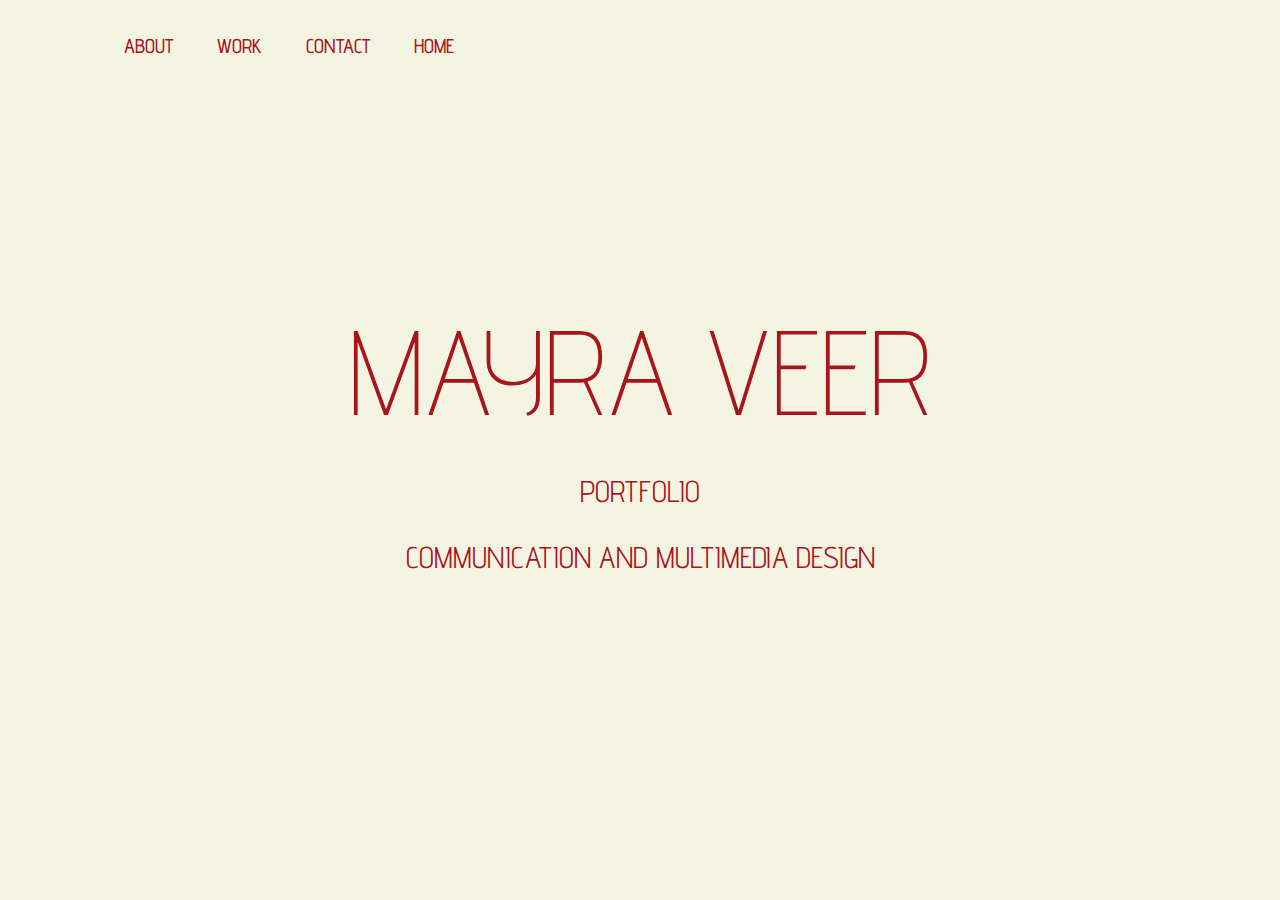
<file: index.html>
<!DOCTYPE html>
<html lang="nl">
<head>
    <meta charset="UTF-8">
    <meta name="viewport" content="width=device-width, initial-scale=1.0">
    <title>Portfolio Mayra</title>
    <link rel="stylesheet" href="style.css">
    <link rel="preconnect" href="https://fonts.googleapis.com">
    <link rel="preconnect" href="https://fonts.gstatic.com" crossorigin>
    <link href="https://fonts.googleapis.com/css2?family=Advent+Pro:ital,wght@0,100..900;1,100..900&family=Luckiest+Guy&family=Madimi+One&family=Press+Start+2P&family=Silkscreen:wght@400;700&display=swap" rel="stylesheet">
</head>

<body>
    <header>
        <nav>
            <ul>
             <li><a href="about.html">ABOUT</a></li>
             <li><a href="work.html">WORK</a></li>
             <li><a href="contact.html">CONTACT</a></li>
             <li><a  href="index.html">HOME</a></li>
            </ul> 
         </nav>
    </header>

    <main>
        <h1>MAYRA VEER</h1>
        <p class="cmd">PORTFOLIO</p>
        <p class="cmd">COMMUNICATION AND MULTIMEDIA DESIGN</p>
    </main>

    <footer>

    </footer>
    
</body>

</html>
</file>
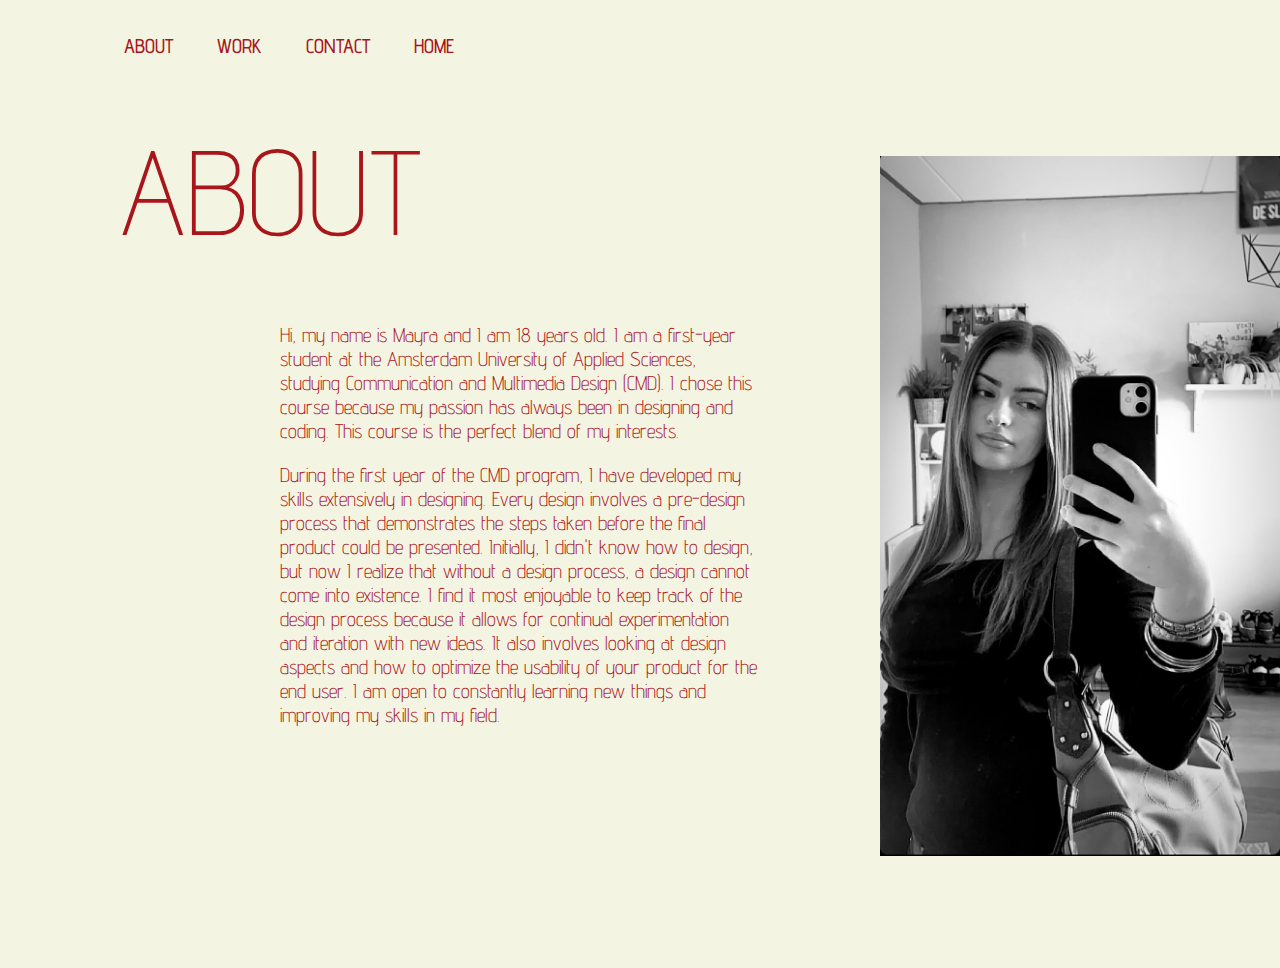
<file: about.html>
<!DOCTYPE html>
<html lang="nl">
<head>
    <meta charset="UTF-8">
    <meta name="viewport" content="width=device-width, initial-scale=1.0">
    <title>About</title>
    <link rel="stylesheet" href="style.css">
    <link rel="preconnect" href="https://fonts.googleapis.com">
    <link rel="preconnect" href="https://fonts.gstatic.com" crossorigin>
    <link href="https://fonts.googleapis.com/css2?family=Advent+Pro:ital,wght@0,100..900;1,100..900&family=Luckiest+Guy&family=Madimi+One&family=Press+Start+2P&family=Silkscreen:wght@400;700&display=swap" rel="stylesheet">
</head>
<body>
    <header>

        <nav>
            <ul>
             <li><a href="about.html">ABOUT</a></li>
             <li><a href="work.html">WORK</a></li>
             <li><a href="contact.html">CONTACT</a></li>
             <li><a  href="index.html">HOME</a></li>
            </ul> 
         </nav>

       <img class="aboutfoto" src="images/mayra.jpg" alt="foto van meisje">
       <h1 class="headerabout">ABOUT</h1>

    </header>

    <main>

    <div class="aboutp">
        <p>Hi, my name is Mayra and I am 18 years old. I am a first-year student at the Amsterdam University of Applied Sciences, studying Communication and Multimedia Design (CMD). I chose this course because my passion has always been in designing and coding. This course is the perfect blend of my interests.</p>
        <p>During the first year of the CMD program, I have developed my skills extensively in designing. Every design involves a pre-design process that demonstrates the steps taken before the final product could be presented. Initially, I didn't know how to design, but now I realize that without a design process, a design cannot come into existence. I find it most enjoyable to keep track of the design process because it allows for continual experimentation and iteration with new ideas. It also involves looking at design aspects and how to optimize the usability of your product for the end user. I am open to constantly learning new things and improving my skills in my field.</p>
    </div>             
                    
    </main>
    
</body>
</html>
</file>
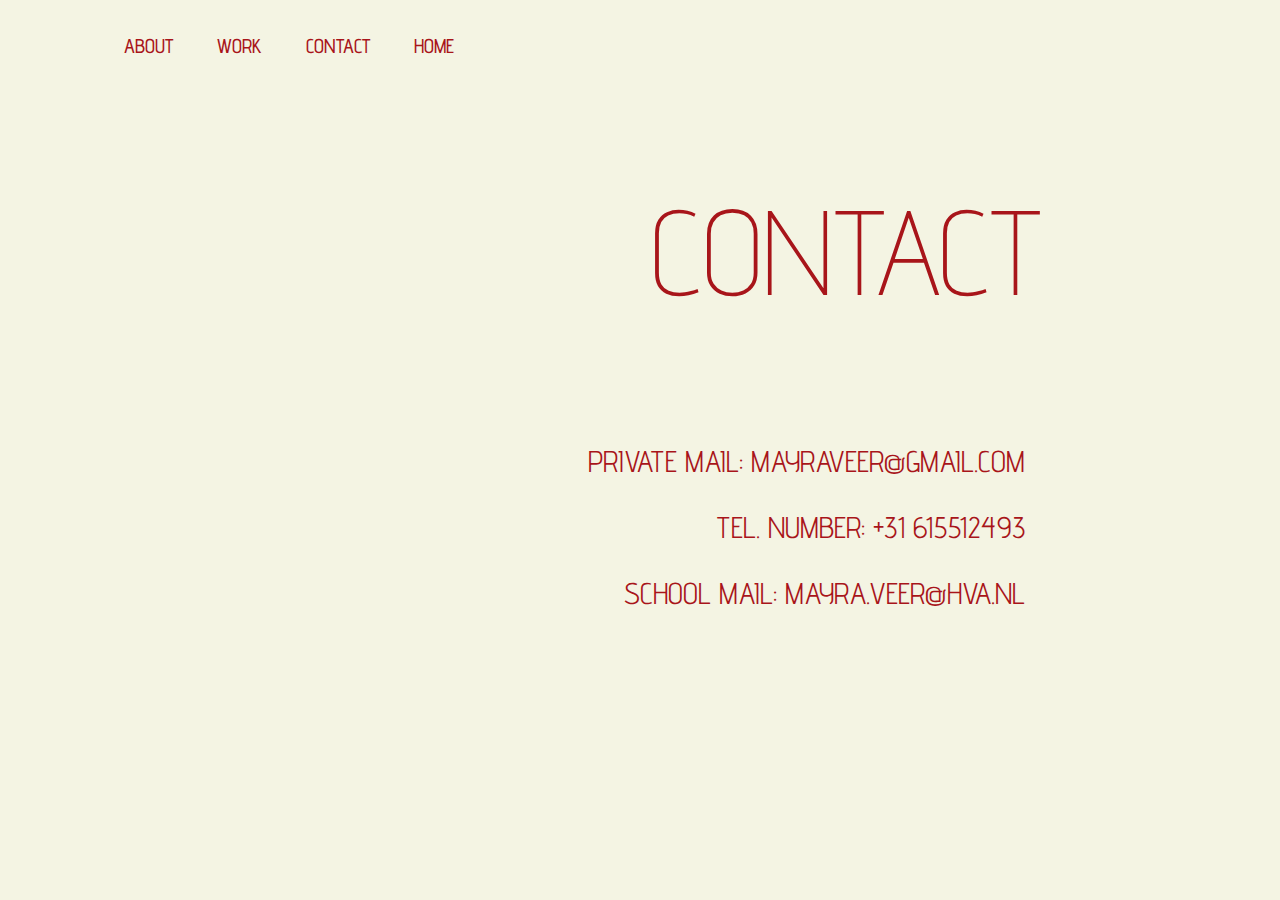
<file: contact.html>
<!DOCTYPE html>
<html lang="nl">
<head>
    <meta charset="UTF-8">
    <meta name="viewport" content="width=device-width, initial-scale=1.0">
    <title>Contact</title>
    <link rel="stylesheet" href="style.css">
    <link rel="preconnect" href="https://fonts.googleapis.com">
    <link rel="preconnect" href="https://fonts.gstatic.com" crossorigin>
    <link href="https://fonts.googleapis.com/css2?family=Advent+Pro:ital,wght@0,100..900;1,100..900&family=Luckiest+Guy&family=Madimi+One&family=Press+Start+2P&family=Silkscreen:wght@400;700&display=swap" rel="stylesheet">
</head>

<body>
    <header>
        <nav>
            <ul>
             <li><a href="about.html">ABOUT</a></li>
             <li><a href="work.html">WORK</a></li>
             <li><a href="contact.html">CONTACT</a></li>
             <li><a  href="index.html">HOME</a></li>
            </ul> 
         </nav>
       <h1 class="headercontact">CONTACT</h1>
    </header>

    <main>

    <div class="contactp">
        <p>PRIVATE MAIL: MAYRAVEER@GMAIL.COM</p>
        <p>TEL. NUMBER: +31 615512493</p>
        <p>SCHOOL MAIL: MAYRA.VEER@HVA.NL</p>
    </div>

    </main>
    
</body>
</html>
</file>
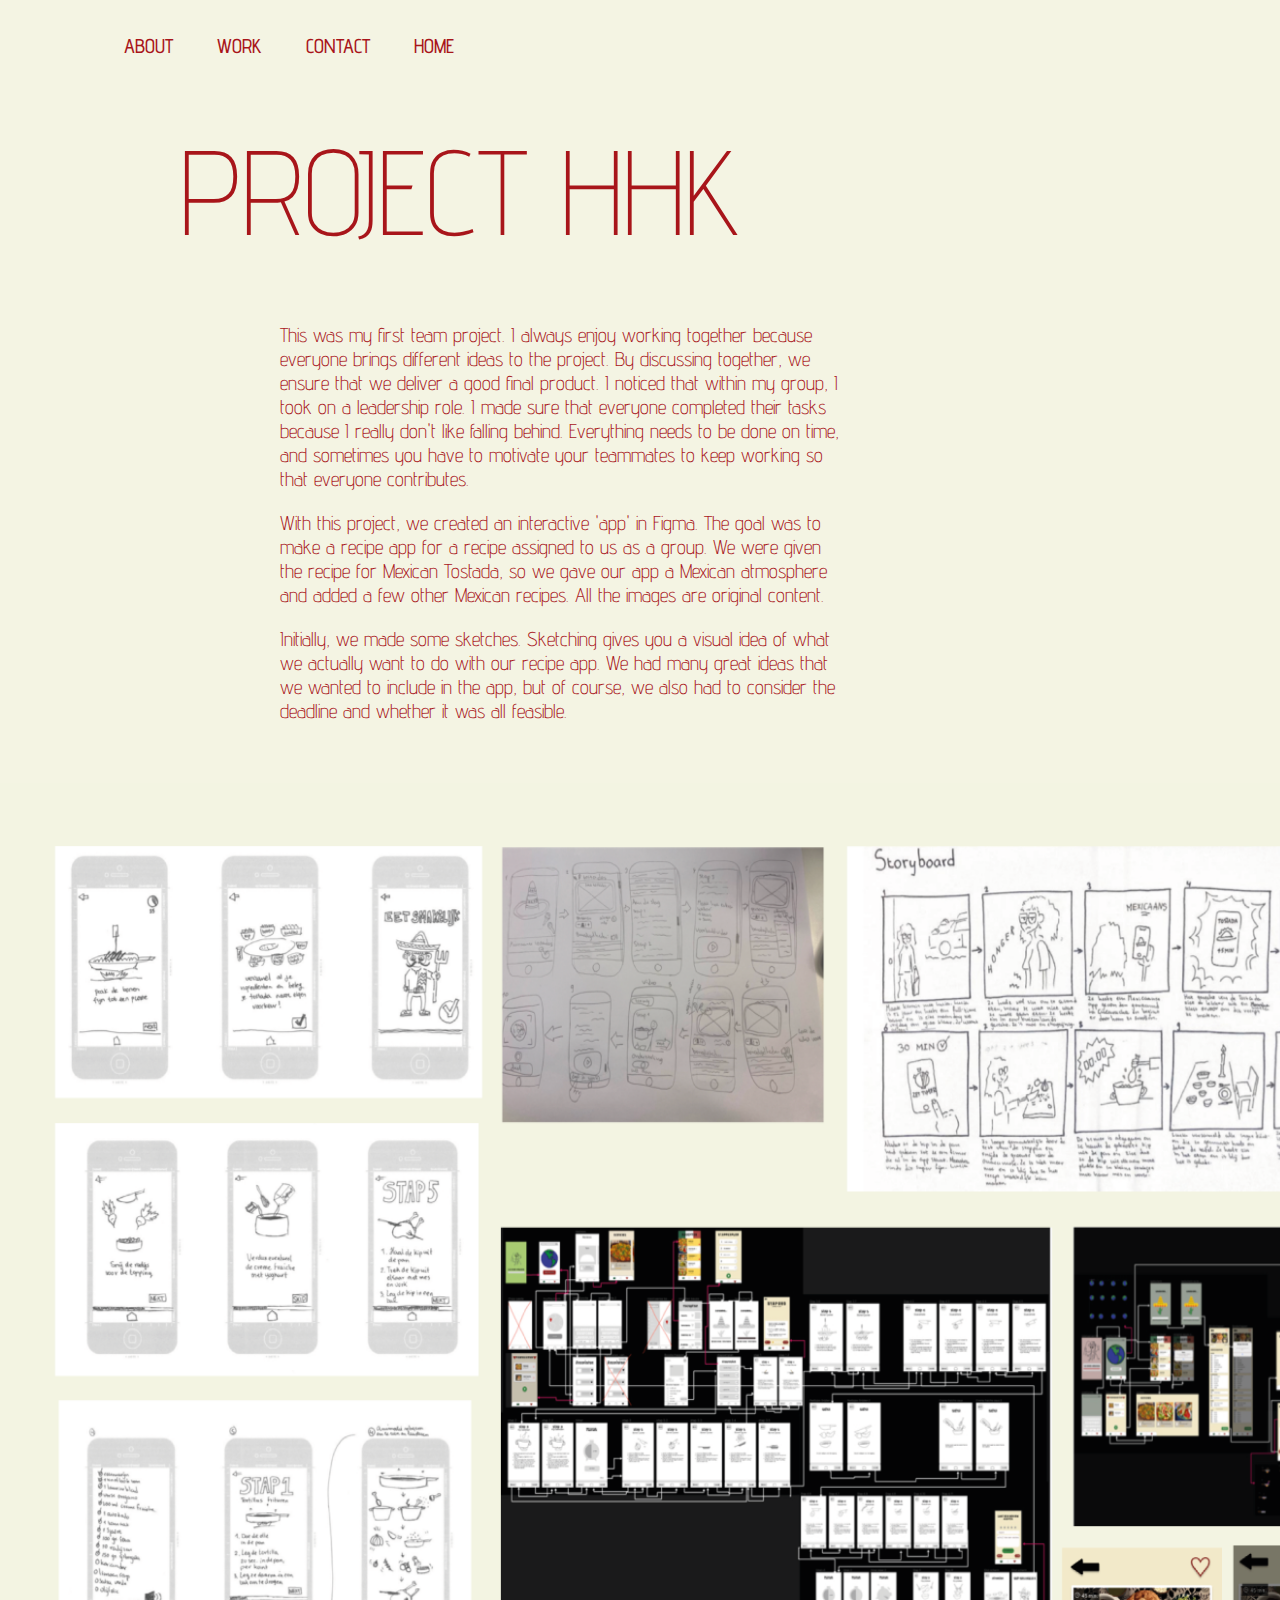
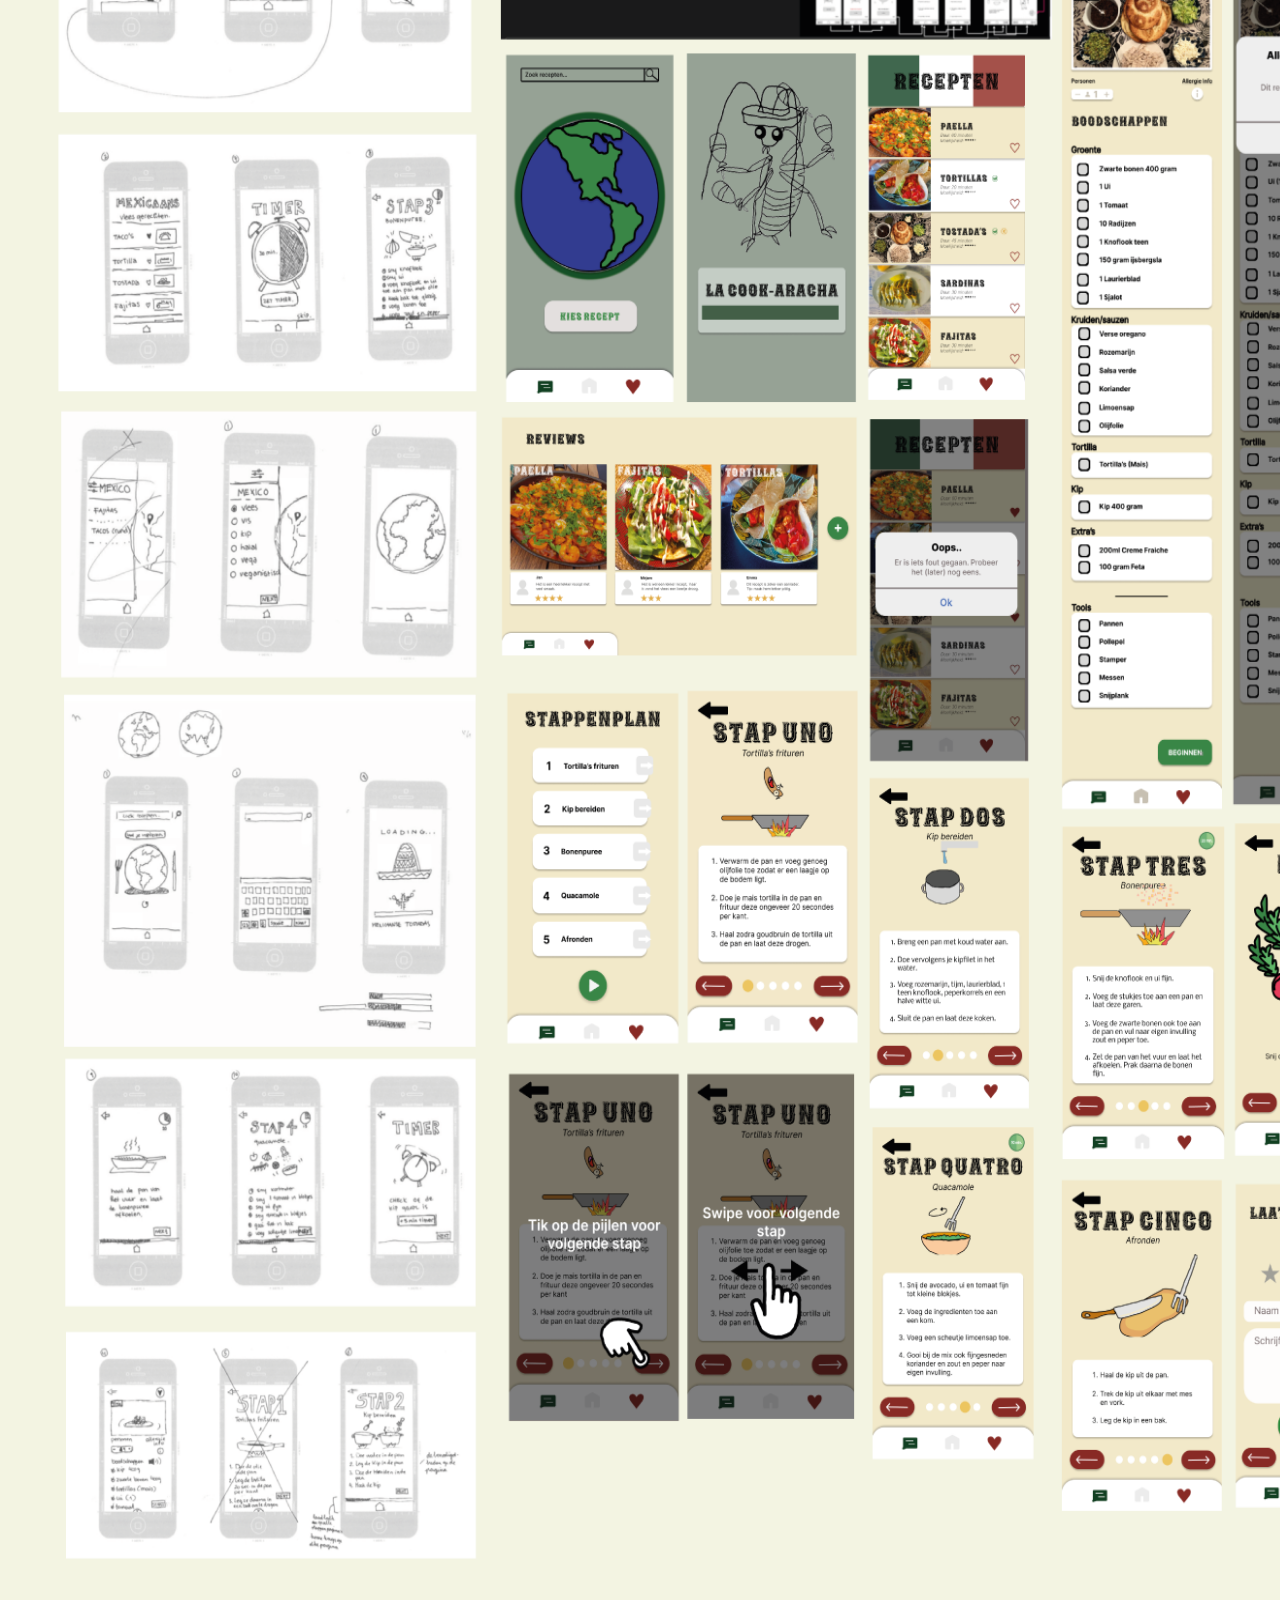
<file: heelhollandkookt.html>
<!DOCTYPE html>
<html lang="nl">
<head>
  <meta charset="UTF-8">
  <meta name="viewport" content="width=device-width, initial-scale=1.0">
  <title>Eigen werk</title>
  <link rel="stylesheet" href="style.css">
  <link rel="preconnect" href="https://fonts.googleapis.com">
  <link rel="preconnect" href="https://fonts.gstatic.com" crossorigin>
  <link href="https://fonts.googleapis.com/css2?family=Advent+Pro:ital,wght@0,100..900;1,100..900&family=Luckiest+Guy&family=Madimi+One&family=Press+Start+2P&family=Silkscreen:wght@400;700&display=swap" rel="stylesheet">
</head>

<body>

    <header>

        <nav>
            <ul>
             <li><a href="about.html">ABOUT</a></li>
             <li><a href="work.html">WORK</a></li>
             <li><a href="contact.html">CONTACT</a></li>
             <li><a  href="index.html">HOME</a></li>
            </ul> 
         </nav>
         
         <h1 class="headerwork">PROJECT HHK</h1>   
         
    </header> 

    <main>
    <div class="hhkp">
        <p>This was my first team project. I always enjoy working together because everyone brings different ideas to the project. By discussing together, we ensure that we deliver a good final product. I noticed that within my group, I took on a leadership role. I made sure that everyone completed their tasks because I really don't like falling behind. Everything needs to be done on time, and sometimes you have to motivate your teammates to keep working so that everyone contributes.</p>
        <p>With this project, we created an interactive 'app' in Figma. The goal was to make a recipe app for a recipe assigned to us as a group. We were given the recipe for Mexican Tostada, so we gave our app a Mexican atmosphere and added a few other Mexican recipes. All the images are original content.</p>
        <p>Initially, we made some sketches. Sketching gives you a visual idea of what we actually want to do with our recipe app. We had many great ideas that we wanted to include in the app, but of course, we also had to consider the deadline and whether it was all feasible.</p>
    </div>

    <img class="moodboard" src="images/moodboardhhk.png" alt="Pictures of a process that shows a recipe app"
    </main>
    
</body>
</html>
</file>
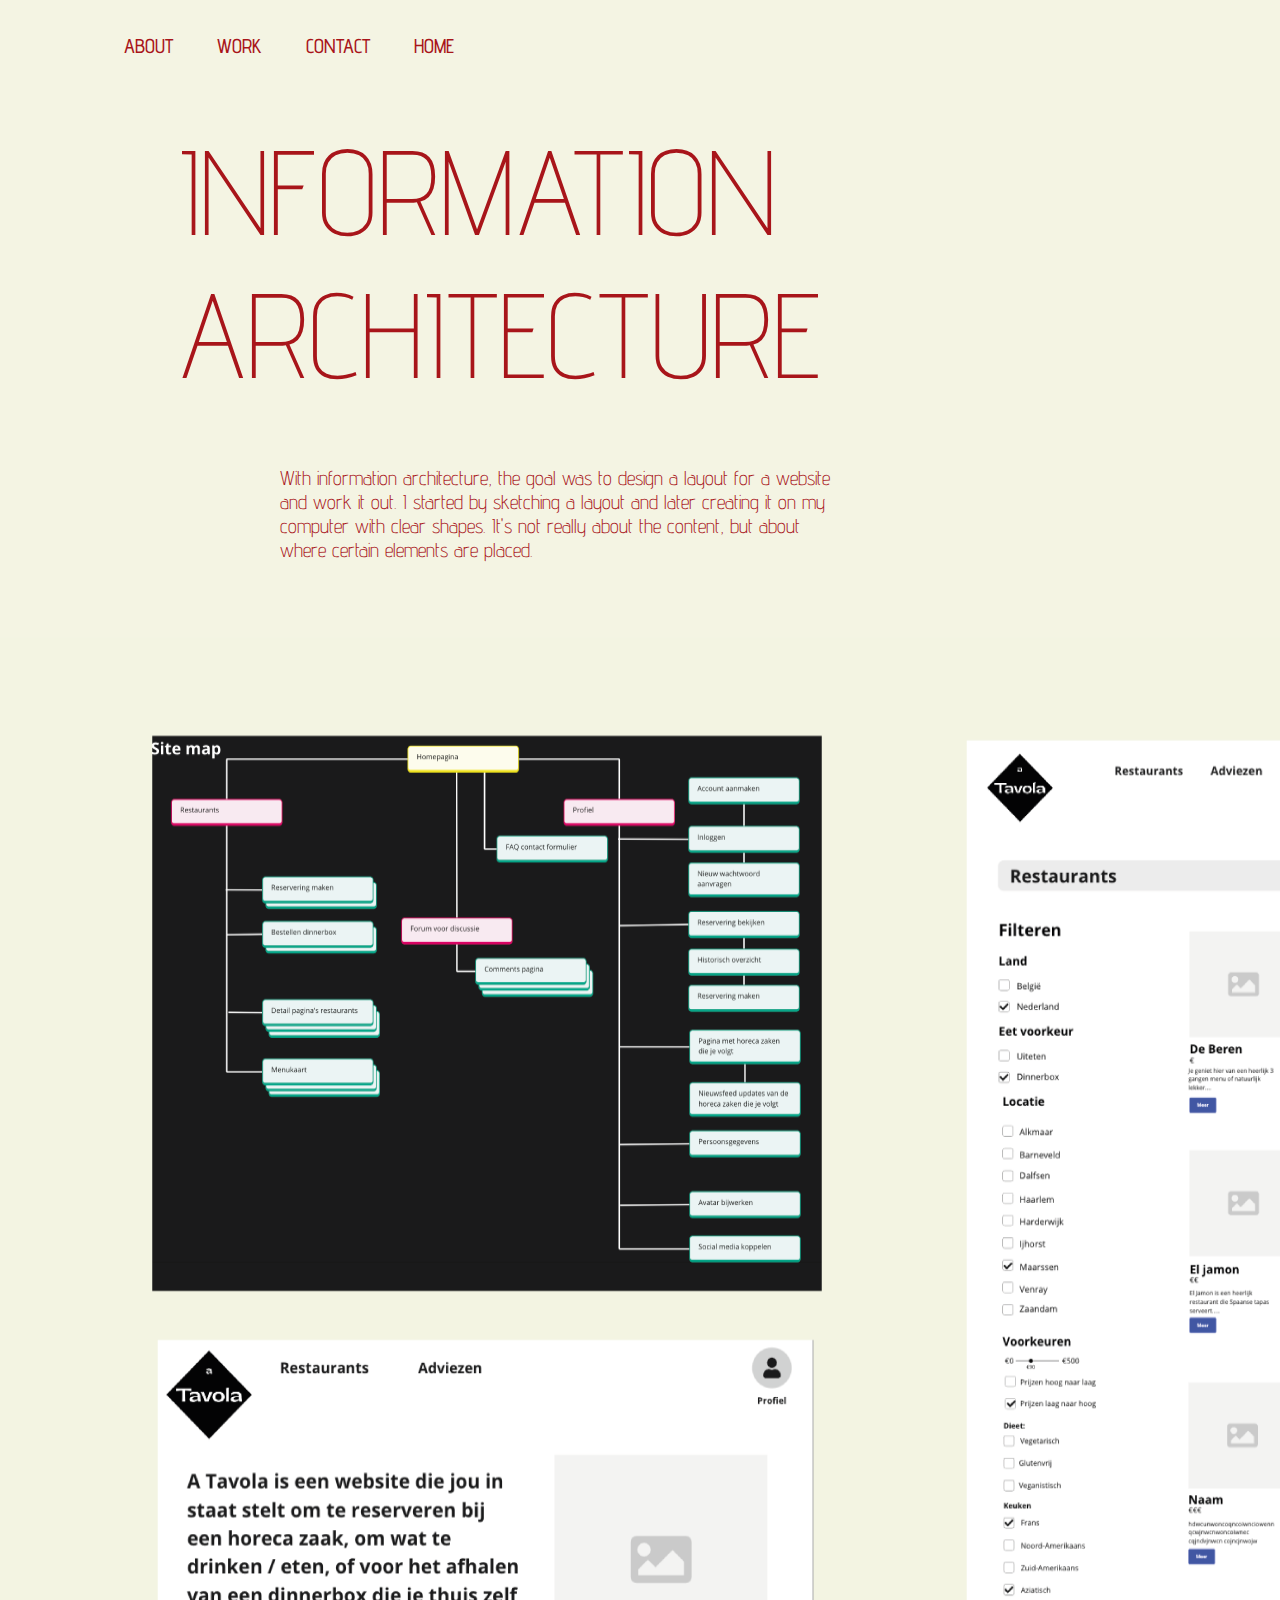
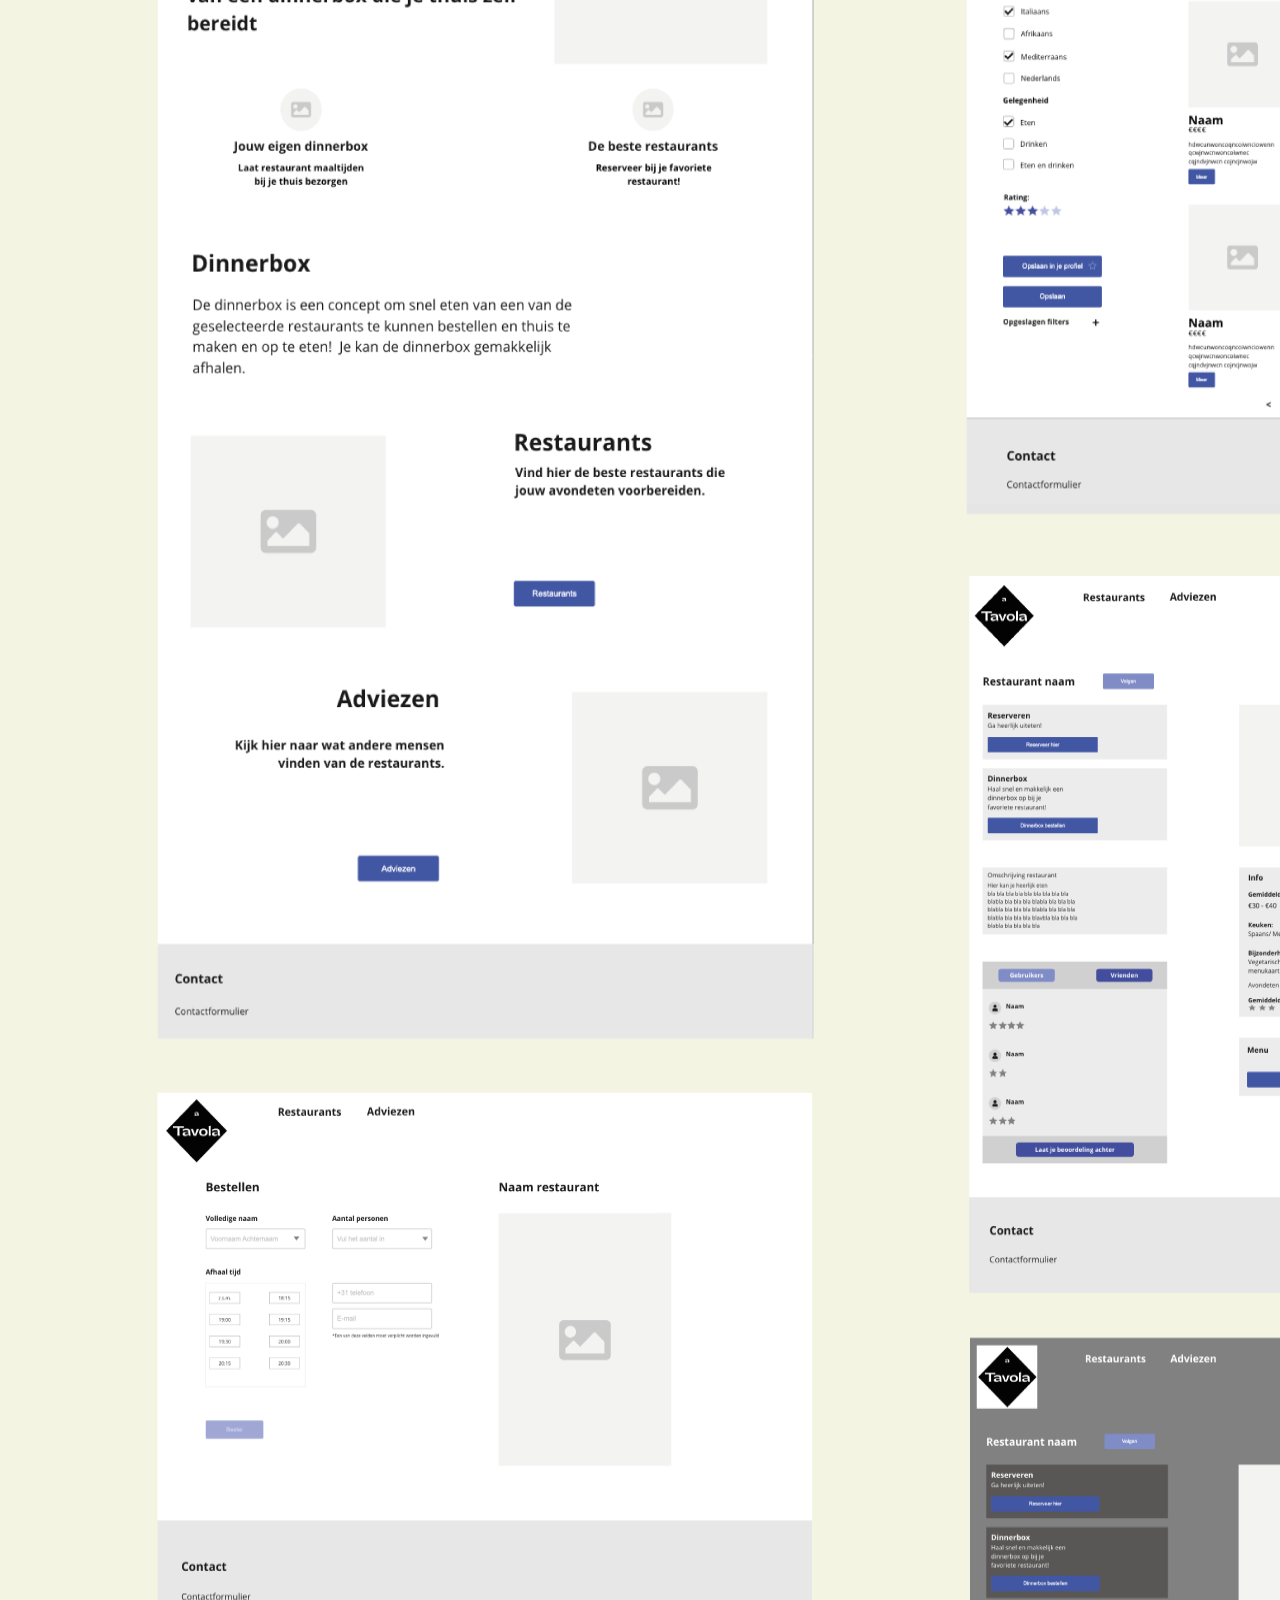
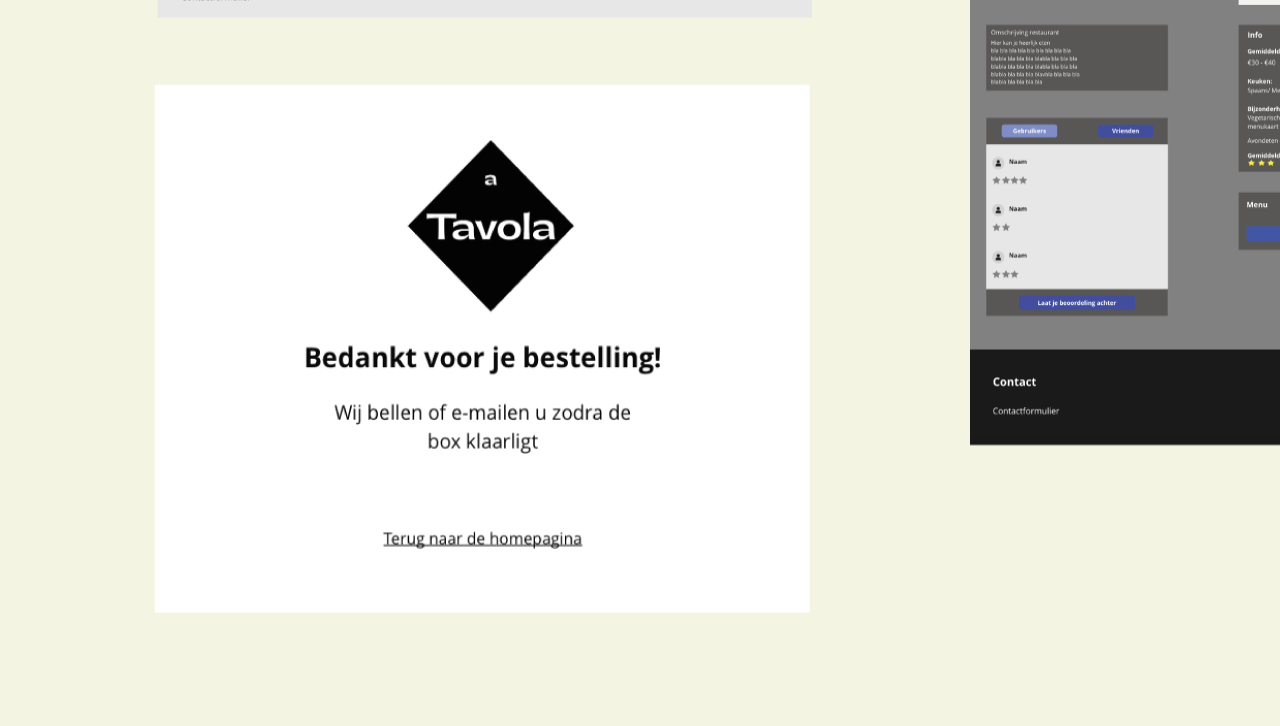
<file: informatiearchi.html>
<!DOCTYPE html>
<html lang="nl">
<head>
  <meta charset="UTF-8">
  <meta name="viewport" content="width=device-width, initial-scale=1.0">
  <title>Informatiearchitectuur</title>
  <link rel="stylesheet" href="style.css">
  <link rel="preconnect" href="https://fonts.googleapis.com">
  <link rel="preconnect" href="https://fonts.gstatic.com" crossorigin>
  <link href="https://fonts.googleapis.com/css2?family=Advent+Pro:ital,wght@0,100..900;1,100..900&family=Luckiest+Guy&family=Madimi+One&family=Press+Start+2P&family=Silkscreen:wght@400;700&display=swap" rel="stylesheet">
</head>

<body>

    <header>

        <nav>
            <ul>
             <li><a href="about.html">ABOUT</a></li>
             <li><a href="work.html">WORK</a></li>
             <li><a href="contact.html">CONTACT</a></li>
             <li><a  href="index.html">HOME</a></li>
            </ul> 
         </nav>
         
         <h1 class="headerwork">INFORMATION ARCHITECTURE</h1>   
         
    </header> 

    <main>
        <div class="hhkp">
            <p>With information architecture, the goal was to design a layout for a website and work it out. I started by sketching a layout and later creating it on my computer with clear shapes. It's not really about the content, but about where certain elements are placed.</p>
        </div>

        <img class="moodboardinfor" src="images/moodboardinforarchi.png" alt="Pictures of a process that shows the screen layout">
    </main>
    
</body>
</html>
</file>
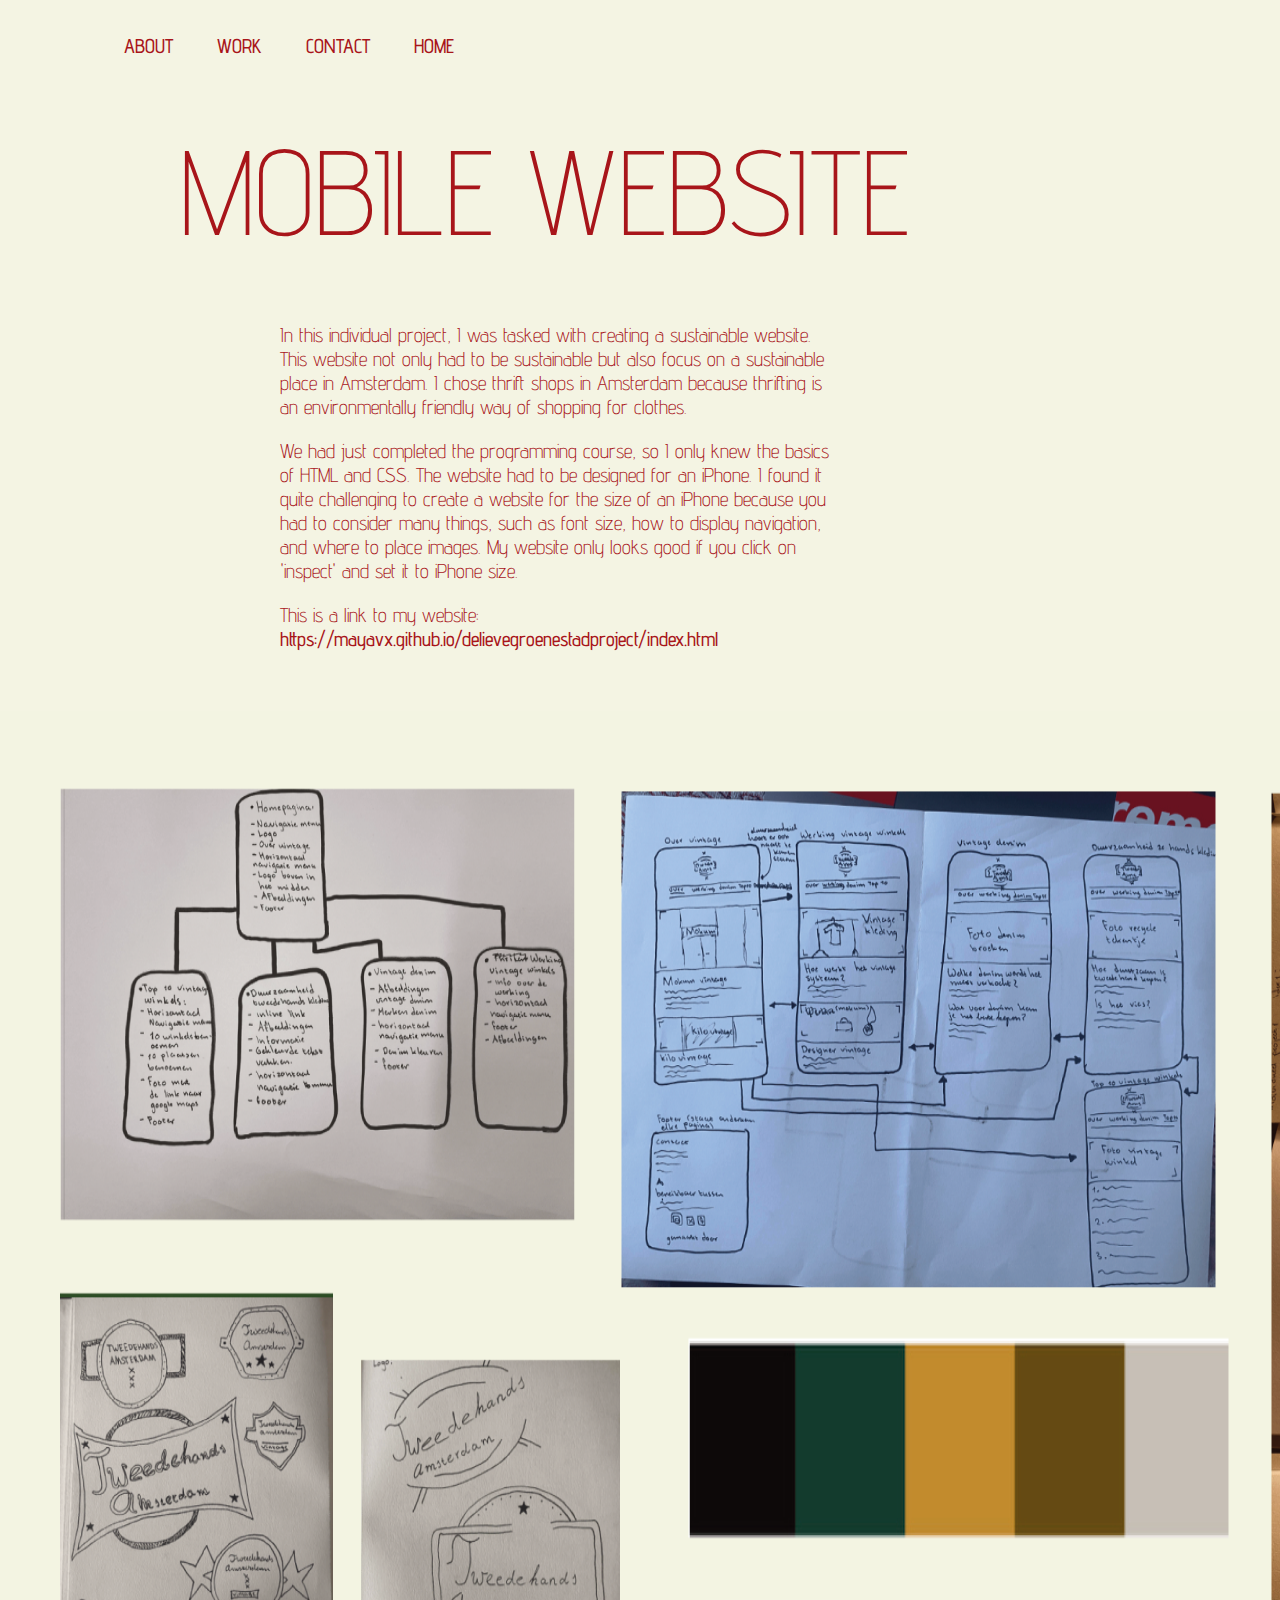
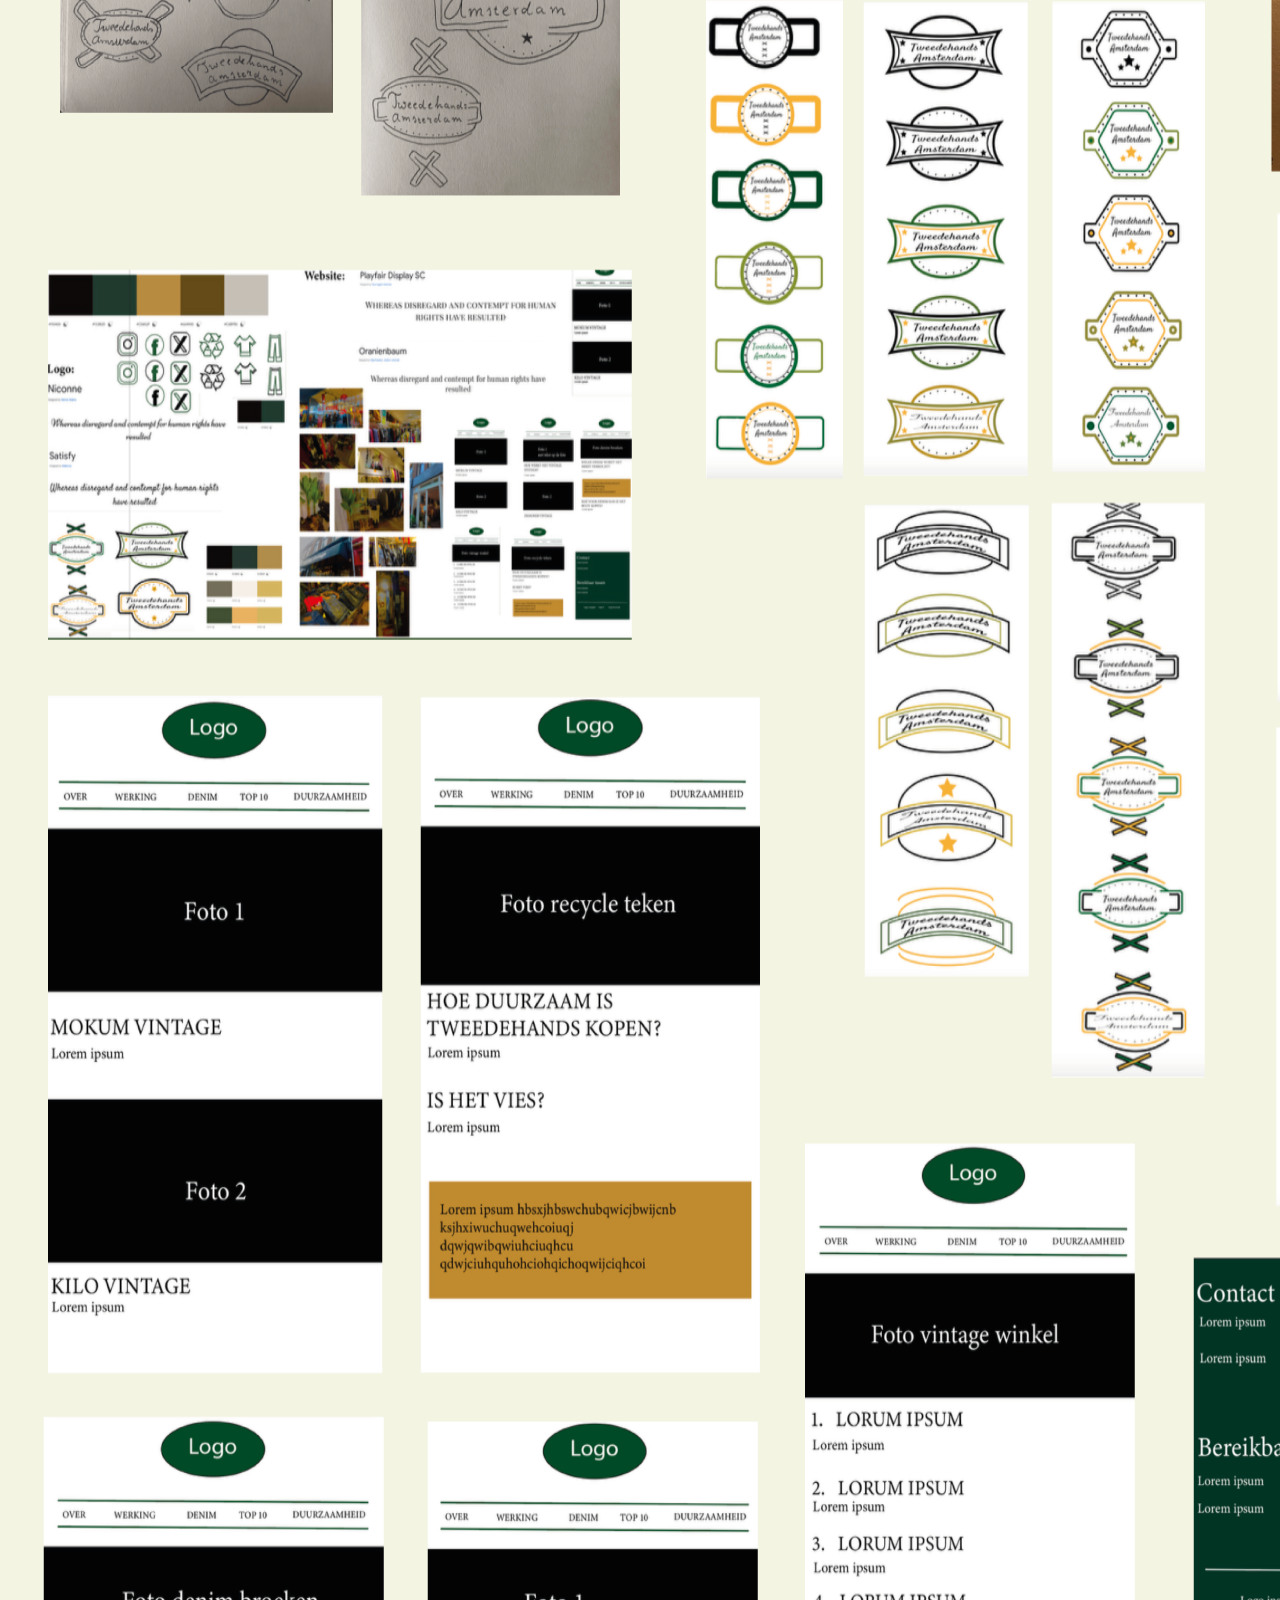
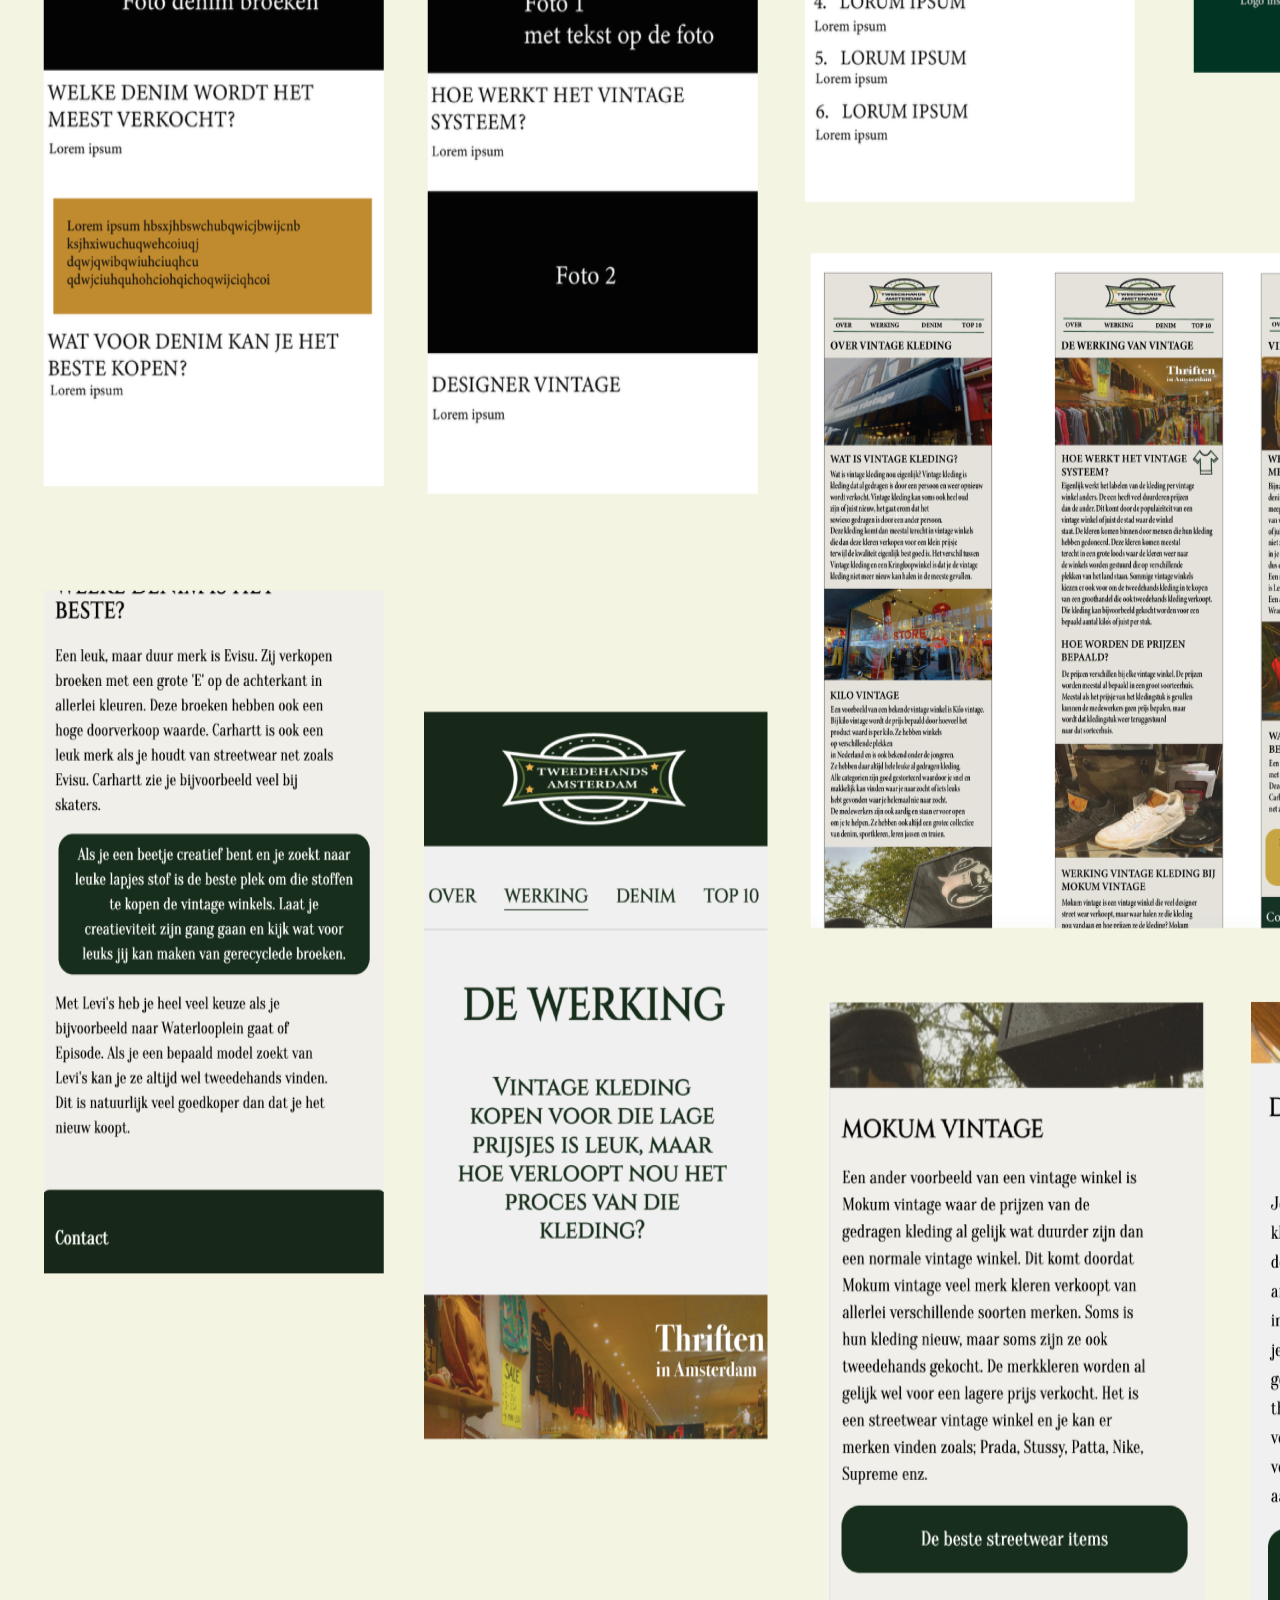
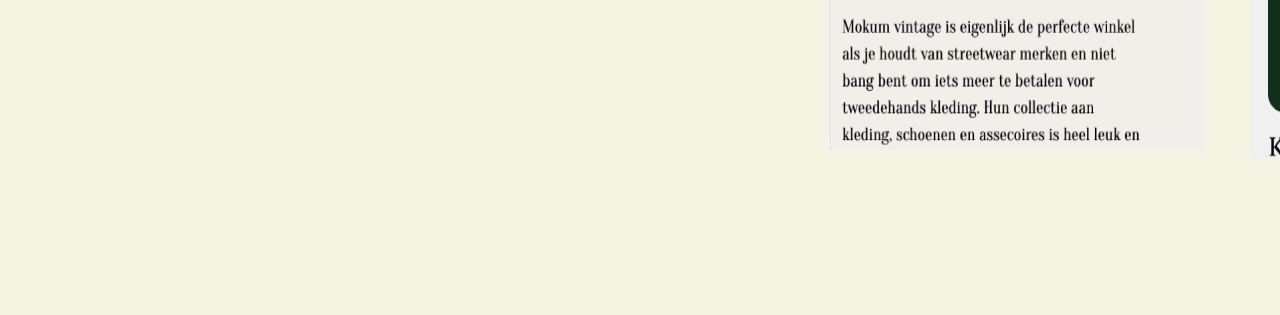
<file: projectindividueel.html>
<!DOCTYPE html>
<html lang="nl">
<head>
  <meta charset="UTF-8">
  <meta name="viewport" content="width=device-width, initial-scale=1.0">
  <title>Duurzame website</title>
  <link rel="stylesheet" href="style.css">
  <link rel="preconnect" href="https://fonts.googleapis.com">
  <link rel="preconnect" href="https://fonts.gstatic.com" crossorigin>
  <link href="https://fonts.googleapis.com/css2?family=Advent+Pro:ital,wght@0,100..900;1,100..900&family=Luckiest+Guy&family=Madimi+One&family=Press+Start+2P&family=Silkscreen:wght@400;700&display=swap" rel="stylesheet">
</head>

<body>

    <header>

        <nav>
            <ul>
             <li><a href="about.html">ABOUT</a></li>
             <li><a href="work.html">WORK</a></li>
             <li><a href="contact.html">CONTACT</a></li>
             <li><a  href="index.html">HOME</a></li>
            </ul> 
         </nav>
         
         <h1 class="headerwork">MOBILE WEBSITE</h1>   
         
    </header> 

    <main>
        <div class="hhkp">
            <p>In this individual project, I was tasked with creating a sustainable website. This website not only had to be sustainable but also focus on a sustainable place in Amsterdam. I chose thrift shops in Amsterdam because thrifting is an environmentally friendly way of shopping for clothes.</p>
            <p>We had just completed the programming course, so I only knew the basics of HTML and CSS. The website had to be designed for an iPhone. I found it quite challenging to create a website for the size of an iPhone because you had to consider many things, such as font size, how to display navigation, and where to place images. My website only looks good if you click on 'inspect' and set it to iPhone size.</p>
            <p>This is a link to my website: <a href="https://mayavx.github.io/delievegroenestadproject/index.html">https://mayavx.github.io/delievegroenestadproject/index.html</a></p>
        </div>

        <img class="moodboardindividueel" src="images/moodboardpindivi.png" alt="Pictures of a process that shows how a mobile website is made">
    </main>
    
</body>
</html>
</file>
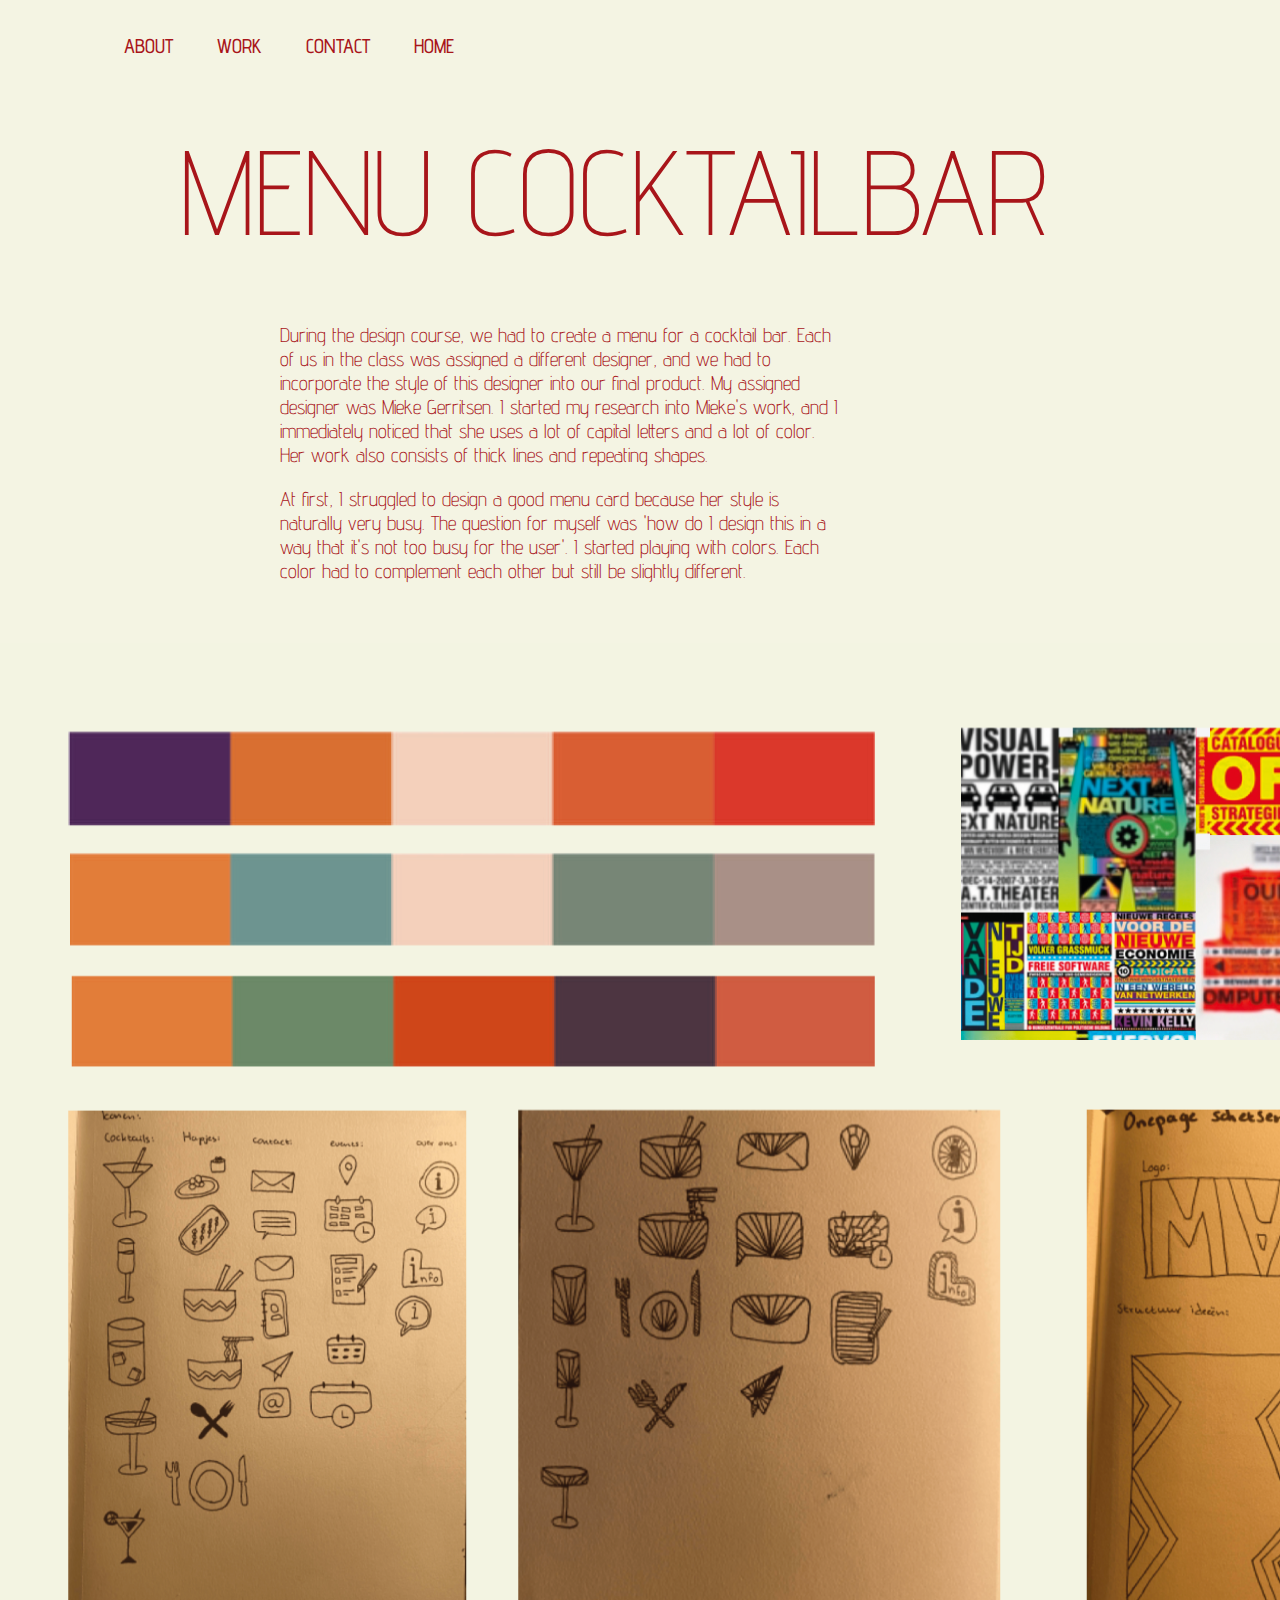
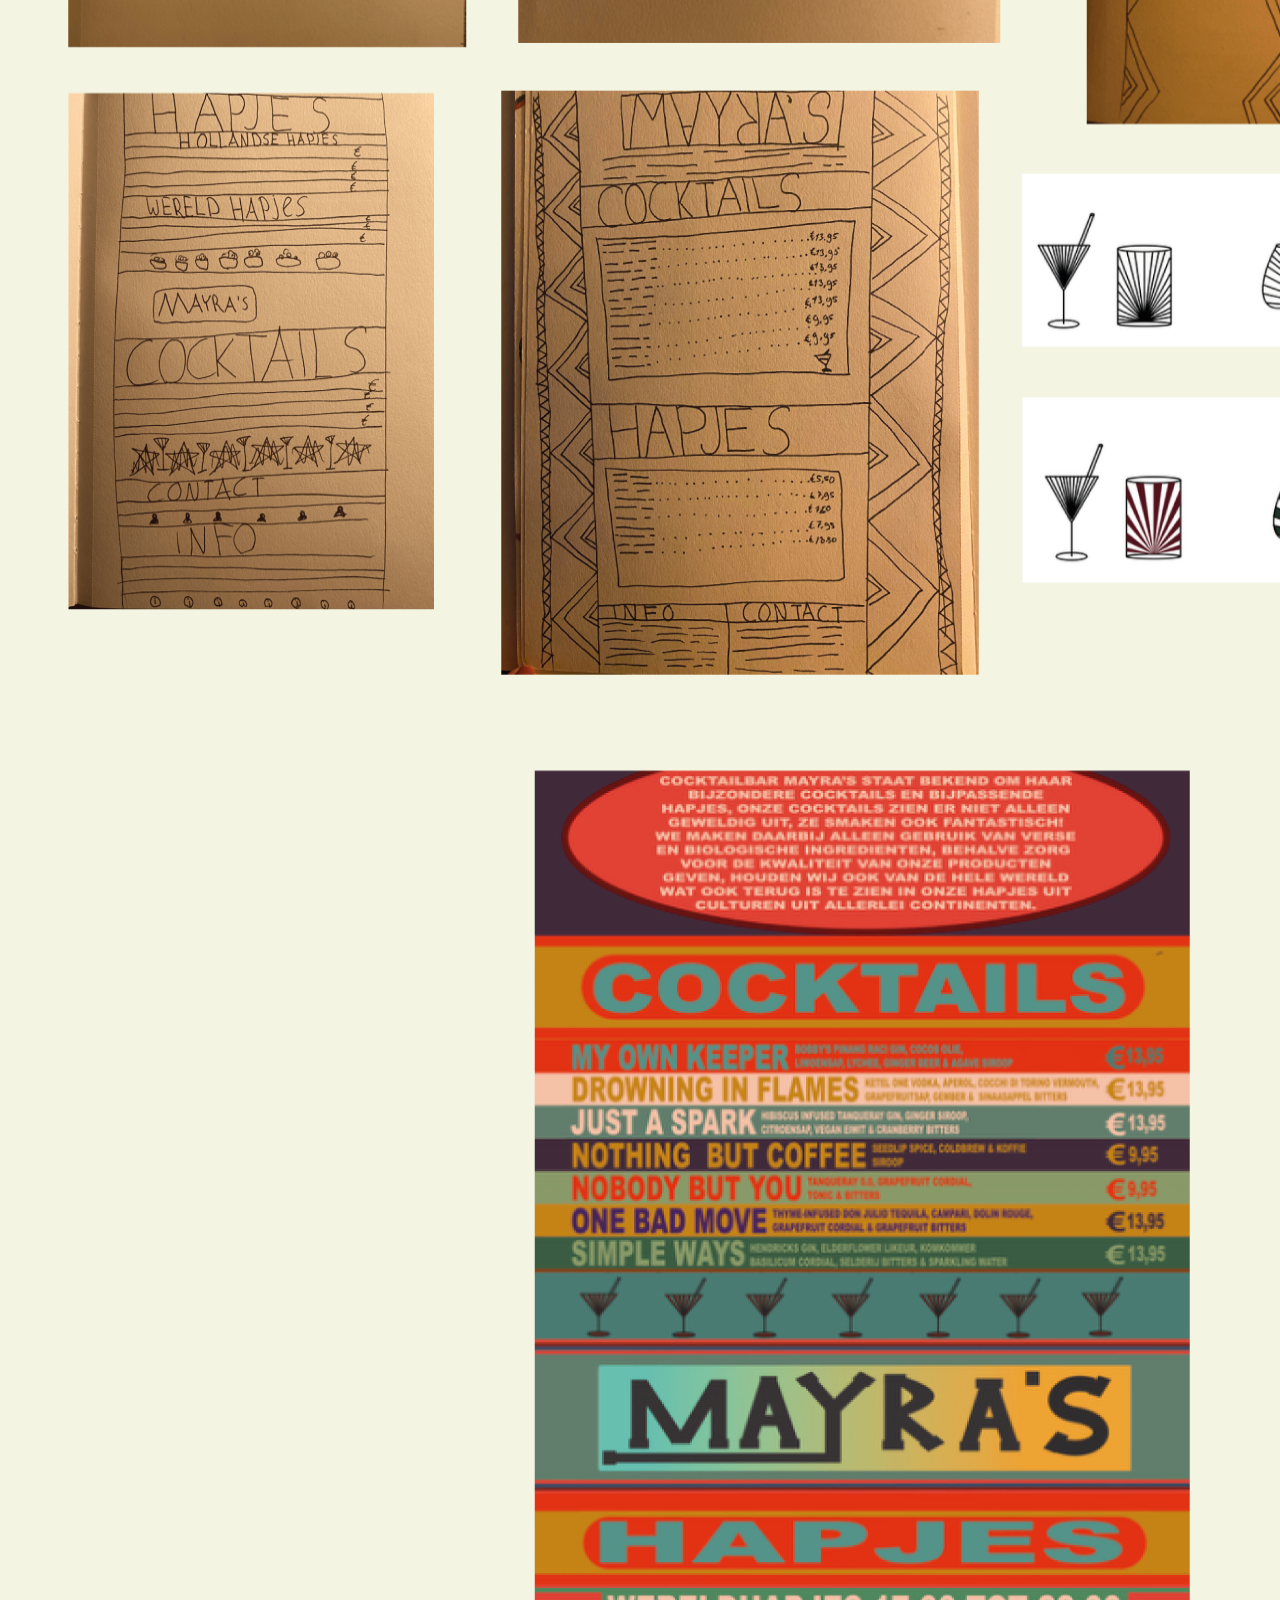
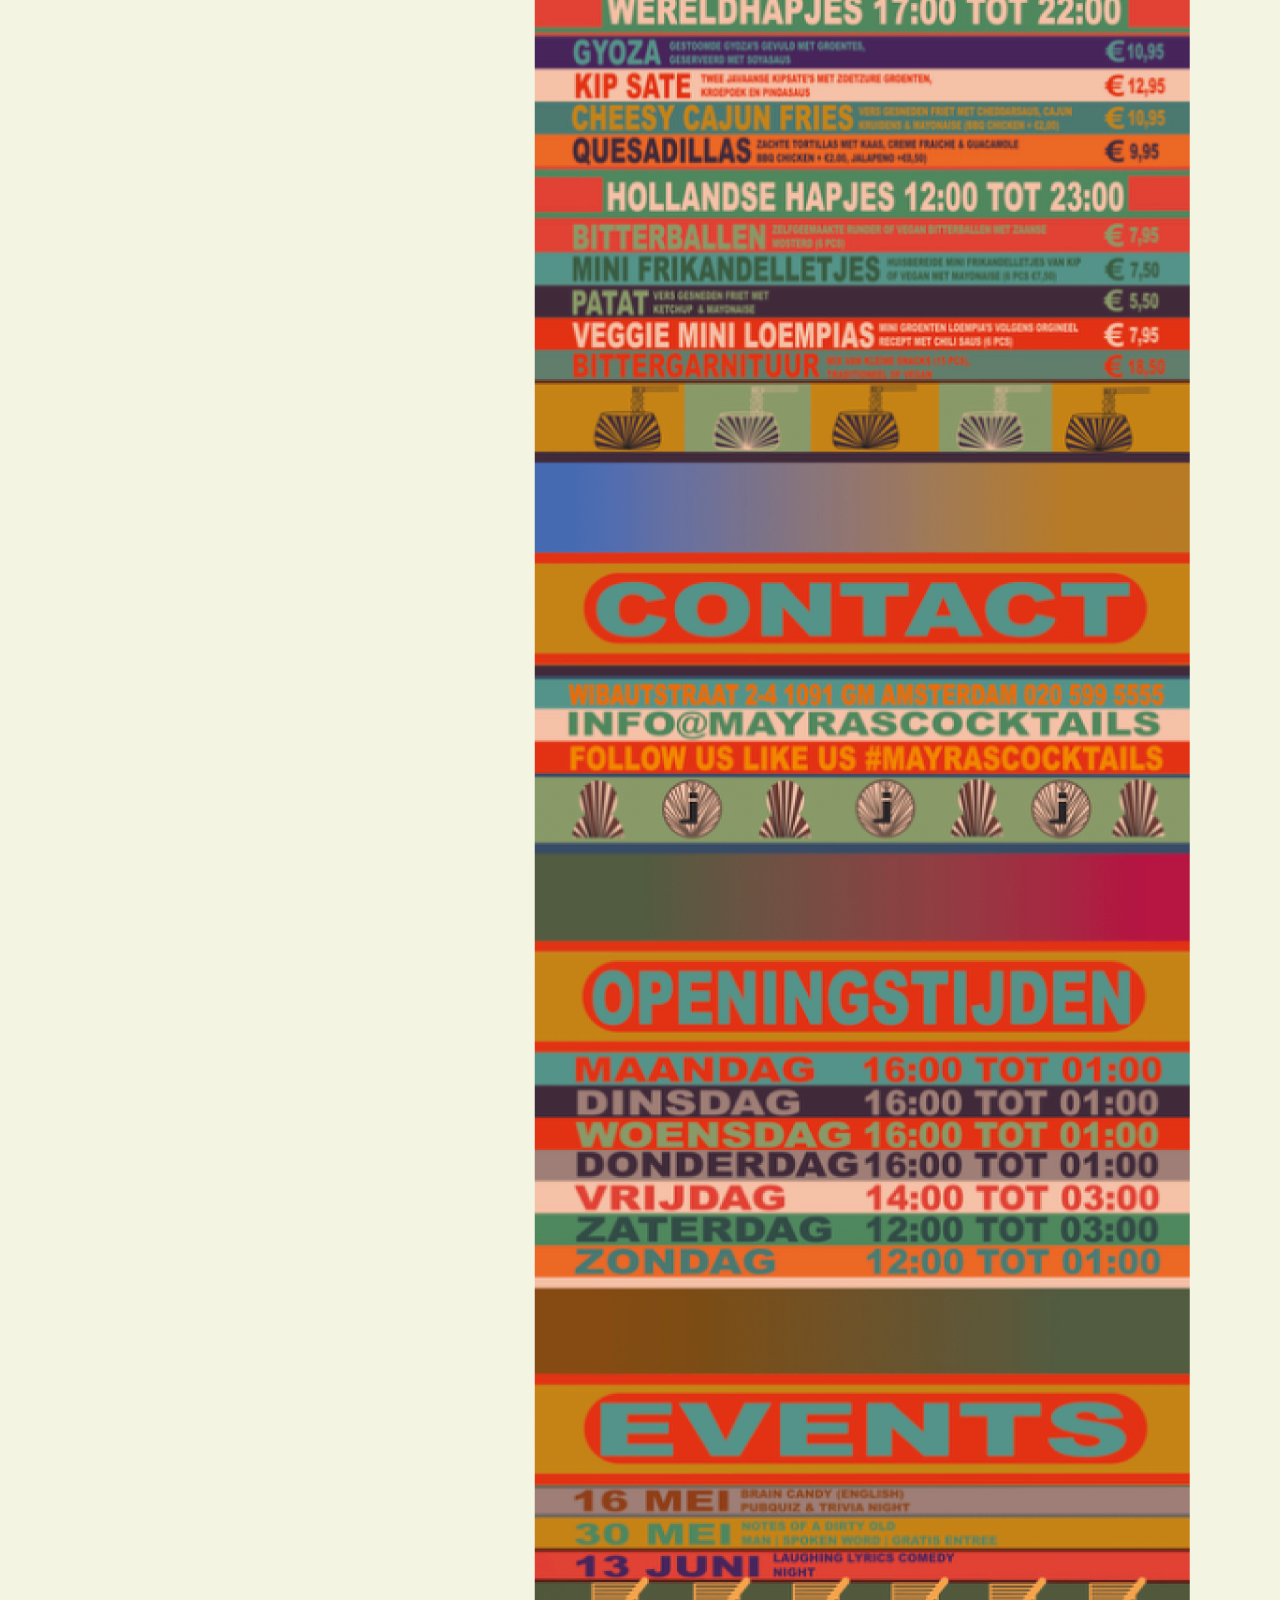
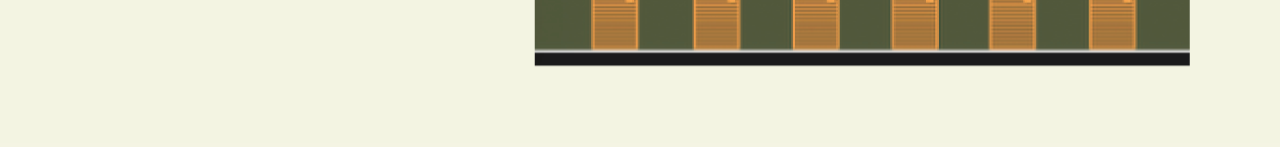
<file: vormgeving.html>
<!DOCTYPE html>
<html lang="nl">
<head>
  <meta charset="UTF-8">
  <meta name="viewport" content="width=device-width, initial-scale=1.0">
  <title>Vormgeving</title>
  <link rel="stylesheet" href="style.css">
  <link rel="preconnect" href="https://fonts.googleapis.com">
  <link rel="preconnect" href="https://fonts.gstatic.com" crossorigin>
  <link href="https://fonts.googleapis.com/css2?family=Advent+Pro:ital,wght@0,100..900;1,100..900&family=Luckiest+Guy&family=Madimi+One&family=Press+Start+2P&family=Silkscreen:wght@400;700&display=swap" rel="stylesheet">
</head>

<body>

    <header>

        <nav>
            <ul>
             <li><a href="about.html">ABOUT</a></li>
             <li><a href="work.html">WORK</a></li>
             <li><a href="contact.html">CONTACT</a></li>
             <li><a  href="index.html">HOME</a></li>
            </ul> 
         </nav>
         
         <h1 class="headerwork">MENU COCKTAILBAR</h1>   
         
    </header> 

    <main>
        <div class="hhkp">
            <p>During the design course, we had to create a menu for a cocktail bar. Each of us in the class was assigned a different designer, and we had to incorporate the style of this designer into our final product. My assigned designer was Mieke Gerritsen. I started my research into Mieke's work, and I immediately noticed that she uses a lot of capital letters and a lot of color. Her work also consists of thick lines and repeating shapes.</p>
            <p>At first, I struggled to design a good menu card because her style is naturally very busy. The question for myself was 'how do I design this in a way that it's not too busy for the user'. I started playing with colors. Each color had to complement each other but still be slightly different.</p>

        </div>

        <img class="moodboardvormgeving" src="images/moodboardvormgeving.png" alt="Pictures of a process that shows how the menu website is made">

    </main>

</body>

</html>
</file>
<file: style.css>
body {
    background-color: #F4F4E3;
    margin: 0% auto;
}

h1 {
    color: #a8151a;
    text-align: center;
    margin-top: 2em;
    font-size: 120px;
    font-family: "Advent Pro", sans-serif;
    font-optical-sizing: auto;
    font-weight: 200;
    font-style: normal;
    font-variation-settings:
    "wdth" 100;
    margin-bottom: 0%;
}

.cmd {
    color: #a8151a;
    text-align: center;
    font-size: 30px;
    font-family: "Advent Pro", sans-serif;
    font-optical-sizing: auto;
    font-weight: 400;
    font-style: normal;
    font-variation-settings:
    "wdth" 100;
}

 


a {
    text-decoration: none;
    position: static;
    color: #a8151a;
    font-size: 20px;
    font-family: "Advent Pro", sans-serif;
    font-optical-sizing: auto;
    font-weight: 500;
    font-style: normal;
    font-variation-settings:
    "wdth" 100;
}

ul {
    list-style-type: none;
    justify-content: flex-start;
    margin-top: 2em;
    margin-left: 4em;
    font-size: 1em;
    flex-wrap: wrap;
}

ul li{
    display: inline-flex;
}

ul li a{  
    padding: 0.1em 1em;
    animation: fadeIn 3.5s;
}

ul li a:hover{
    border-bottom: 2px solid #a8151a ;
    transform: scale(1.1);
    transition: 500ms linear;
}

.headercontact {
    color: #a8151a;
    margin-top: 1em;
    text-align: end;
    margin-right: 2em;
}

.contactp {
    color: #a8151a;
    text-align: end;
    margin-right: 8.5em;
    font-size: 30px;
    font-family: "Advent Pro", sans-serif;
    font-optical-sizing: auto;
    font-weight: 400;
    font-style: normal;
    font-variation-settings:
    "wdth" 100;
    padding-top: 3em;
}

.headerabout {
    color: #a8151a;
    text-align: start;
    margin-top: 0.5em;
    margin-left: 1em;
}

.aboutfoto {
    width: 400px;
    height: 700px;
    float: right;
    margin-top: 5em;
    margin-bottom: 7em;
}

.aboutp  {
    color: #a8151a;
    text-align: start;
    margin-left: 14em;
    font-size: 20px;
    font-family: "Advent Pro", sans-serif;
    font-optical-sizing: auto;
    font-weight: 300;
    font-style: normal;
    font-variation-settings:
    "wdth" 100;
    margin-top: 3em;
    margin-bottom: 3em;
    width: 24em;
}



.headerwork {
    color: #a8151a;
    text-align: start;
    margin-top: 0.5em;
    margin-left: 1.5em;
    
}

.workplaatjes {
    margin-left: 8em;
    margin-top: 3em;
    width: 600px;
    height: 150px;
    border-radius: 1em;
}

.workplaatjes:hover {
    transform: scale(1.1);
    transition: 500ms linear;
    border-radius: 1em;
}

img {
    width: 350px;
    height: 550px;
}

.hhkp {
    color: #a8151a;
    text-align: start;
    margin-left: 14em;
    font-size: 20px;
    font-family: "Advent Pro", sans-serif;
    font-optical-sizing: auto;
    font-weight: 300;
    font-style: normal;
    font-variation-settings:
    "wdth" 100;
    margin-top: 3em;
    margin-bottom: 3em;
    width: 28em;
}

.moodboard {
    width: 1650px;
    height: 2500px;
}

.moodboardmagazine {
    width: 1650px;
    height: 4000px;
}

.moodboardeigenwerk {
    width: 1650px;
    height: 4500px;
}

.moodboardvormgeving {
    width: 1700px;
    height: 4300px;
}

.moodboardindividueel {
    width: 1700px;
    height: 4400px;
}

.moodboardinfor {
    width: 1700px;
    height: 3300px;
}

/* Vanaf hier is met chatGTP gedaan: OpenAI. (2024). ChatGPT (15 mei version) [Large language model]*/
.slideshow-container {
    position: relative;
    max-width: 350px;
    margin: auto;
   
    margin-top: 2em;
    margin-bottom: 4em;
  }

  .slideshow-container.left {
    margin-left: 0; 
    margin-right: auto;
  }
  
  .slide {
    display: none;
  }
  
  .fade {
    animation-name: fade;
    animation-duration: 1.5s;
  }
  
  @keyframes fade {
    from {opacity: .4} 
    to {opacity: 1}
  }
  
  .prev, .next {
    position: absolute;
    top: 50%;
    transform: translateY(-50%);
    cursor: pointer;
    padding: 16px;
    color: #a8151a;
    font-weight: bold;
    font-size: 30px;
    transition: 0.6s ease;
  }
  
  .next {
    right: 0;
  }
  
  .prev:hover, .next:hover {
    background-color: #F4F4E3;
  }
</file>
